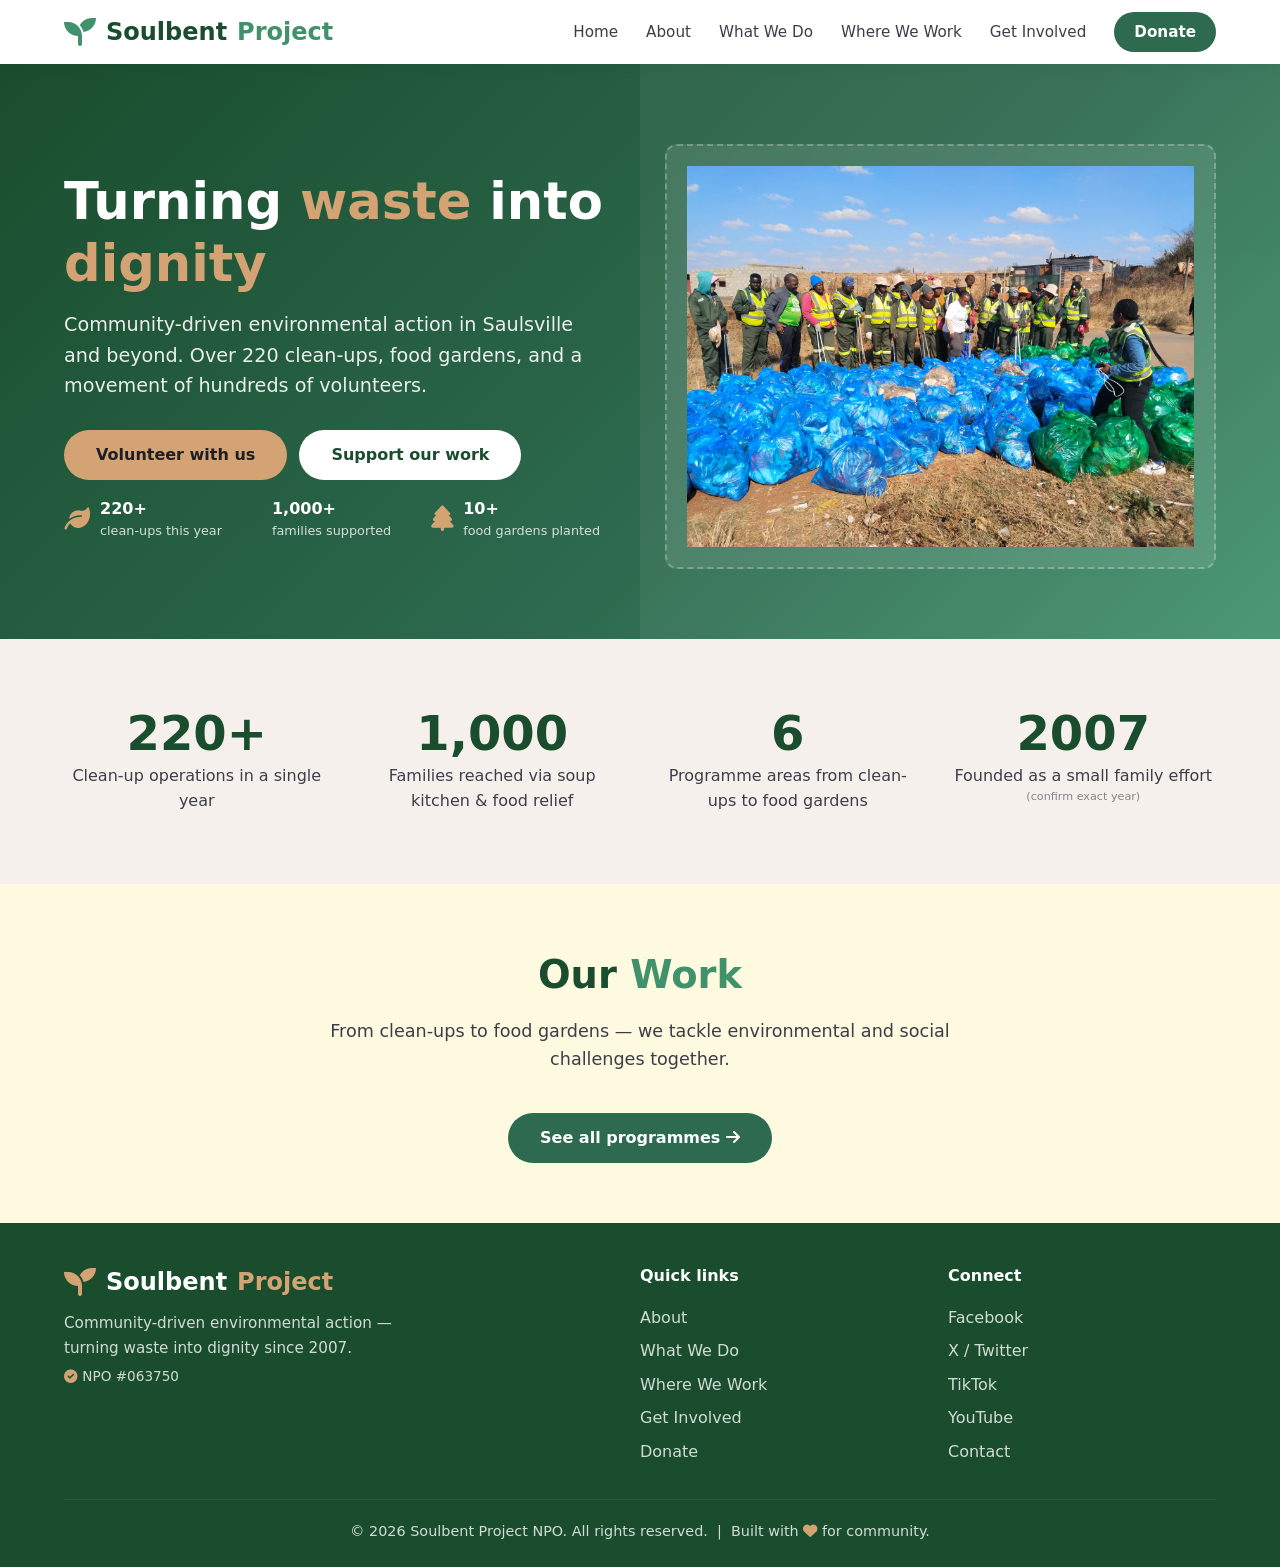
<file: index.html>
<!doctype html>
<html lang="en">
  <head>
    <meta charset="UTF-8" />
    <meta name="viewport" content="width=device-width, initial-scale=1.0" />
    <title>Soulbent Project — Home</title>
    <link rel="stylesheet" href="style.css" />
    <link
      rel="stylesheet"
      href="https://cdnjs.cloudflare.com/ajax/libs/font-awesome/6.0.0-beta3/css/all.min.css"
    />
  </head>
  <body>
    <!-- ===== HEADER ===== -->
    <header>
      <div class="container header-inner">
        <div class="logo">
          <i class="fas fa-seedling"></i>
          Soulbent<span>Project</span>
        </div>
        <button class="hamburger" id="hamburger" aria-label="Toggle navigation">
          <i class="fas fa-bars"></i>
        </button>
        <nav id="nav">
          <a href="index.html" class="active">Home</a>
          <a href="about.html">About</a>
          <a href="programs.html">What We Do</a>
          <a href="where.html">Where We Work</a>
          <a href="get-involved.html">Get Involved</a>
          <a href="donate.html" class="nav-cta">Donate</a>
        </nav>
      </div>
    </header>

    <!-- ===== HERO ===== -->
    <section class="hero" id="home">
      <div class="container">
        <div class="hero-content">
          <h1>Turning <span>waste</span> into <span>dignity</span></h1>
          <p>
            Community-driven environmental action in Saulsville and beyond. Over
            220 clean-ups, food gardens, and a movement of hundreds of
            volunteers.
          </p>
          <div style="display: flex; flex-wrap: wrap; gap: 12px">
            <a href="get-involved.html" class="btn btn-gold"
              >Volunteer with us</a
            >
            <a href="donate.html" class="btn btn-white">Support our work</a>
          </div>
          <div class="hero-badges">
            <div class="badge">
              <i class="fas fa-leaf"></i>
              <div>220+ <small>clean-ups this year</small></div>
            </div>
            <div class="badge">
              <i class="fas fa-people-group"></i>
              <div>1,000+ <small>families supported</small></div>
            </div>
            <div class="badge">
              <i class="fas fa-tree"></i>
              <div>10+ <small>food gardens planted</small></div>
            </div>
          </div>
        </div>
        <div class="hero-image">
          <img
            src="images/hero-volunteers.jpeg"
            alt="Soulbent volunteers cleaning up a riverbank"
          />
        </div>
      </div>
    </section>

    <!-- ===== STATS ===== -->
    <section class="stats">
      <div class="container">
        <div class="stats-grid">
          <div class="stat-item">
            <div class="number">220+</div>
            <div class="label">Clean-up operations in a single year</div>
          </div>
          <div class="stat-item">
            <div class="number">1,000</div>
            <div class="label">
              Families reached via soup kitchen &amp; food relief
            </div>
          </div>
          <div class="stat-item">
            <div class="number">6</div>
            <div class="label">
              Programme areas from clean-ups to food gardens
            </div>
          </div>
          <div class="stat-item">
            <div class="number">2007</div>
            <div class="label">
              Founded as a small family effort
              <span style="font-size: 0.7rem; display: block; opacity: 0.6"
                >(confirm exact year)</span
              >
            </div>
          </div>
        </div>
      </div>
    </section>

    <!-- ===== QUICK PREVIEW OF PROGRAMS ===== -->
    <section style="background: var(--cream); padding: 60px 0">
      <div class="container text-center">
        <h2 class="section-title">Our <span>Work</span></h2>
        <p class="section-sub mx-auto">
          From clean-ups to food gardens — we tackle environmental and social
          challenges together.
        </p>
        <a href="programs.html" class="btn btn-primary"
          >See all programmes <i class="fas fa-arrow-right"></i
        ></a>
      </div>
    </section>

    <!-- ===== FOOTER ===== -->
    <footer>
      <div class="container">
        <div class="footer-grid">
          <div>
            <div class="logo" style="color: var(--white)">
              <i class="fas fa-seedling"></i>
              Soulbent<span style="color: var(--gold)">Project</span>
            </div>
            <p style="margin-top: 10px">
              Community-driven environmental action — turning waste into dignity
              since 2007.
            </p>
            <p style="margin-top: 6px; font-size: 0.85rem">
              <i class="fas fa-check-circle" style="color: var(--gold)"></i> NPO
              #063750
            </p>
          </div>
          <div>
            <h4>Quick links</h4>
            <ul>
              <li><a href="about.html">About</a></li>
              <li><a href="programs.html">What We Do</a></li>
              <li><a href="where.html">Where We Work</a></li>
              <li><a href="get-involved.html">Get Involved</a></li>
              <li><a href="donate.html">Donate</a></li>
            </ul>
          </div>
          <div>
            <h4>Connect</h4>
            <ul>
              <li>
                <a
                  href="https://facebook.com/Soulbentprojectrecycling/"
                  target="_blank"
                  >Facebook</a
                >
              </li>
              <li>
                <a href="https://twitter.com/SoulbentProject" target="_blank"
                  >X / Twitter</a
                >
              </li>
              <li>
                <a href="https://tiktok.com/@soulbent_project" target="_blank"
                  >TikTok</a
                >
              </li>
              <li><a href="#" target="_blank">YouTube</a></li>
              <li><a href="contact.html">Contact</a></li>
            </ul>
          </div>
        </div>
        <div class="footer-bottom">
          &copy; 2026 Soulbent Project NPO. All rights reserved. &nbsp;|&nbsp;
          Built with <i class="fas fa-heart" style="color: var(--gold)"></i> for
          community.
        </div>
      </div>
    </footer>

    <script src="script.js"></script>
  </body>
</html>
</file>
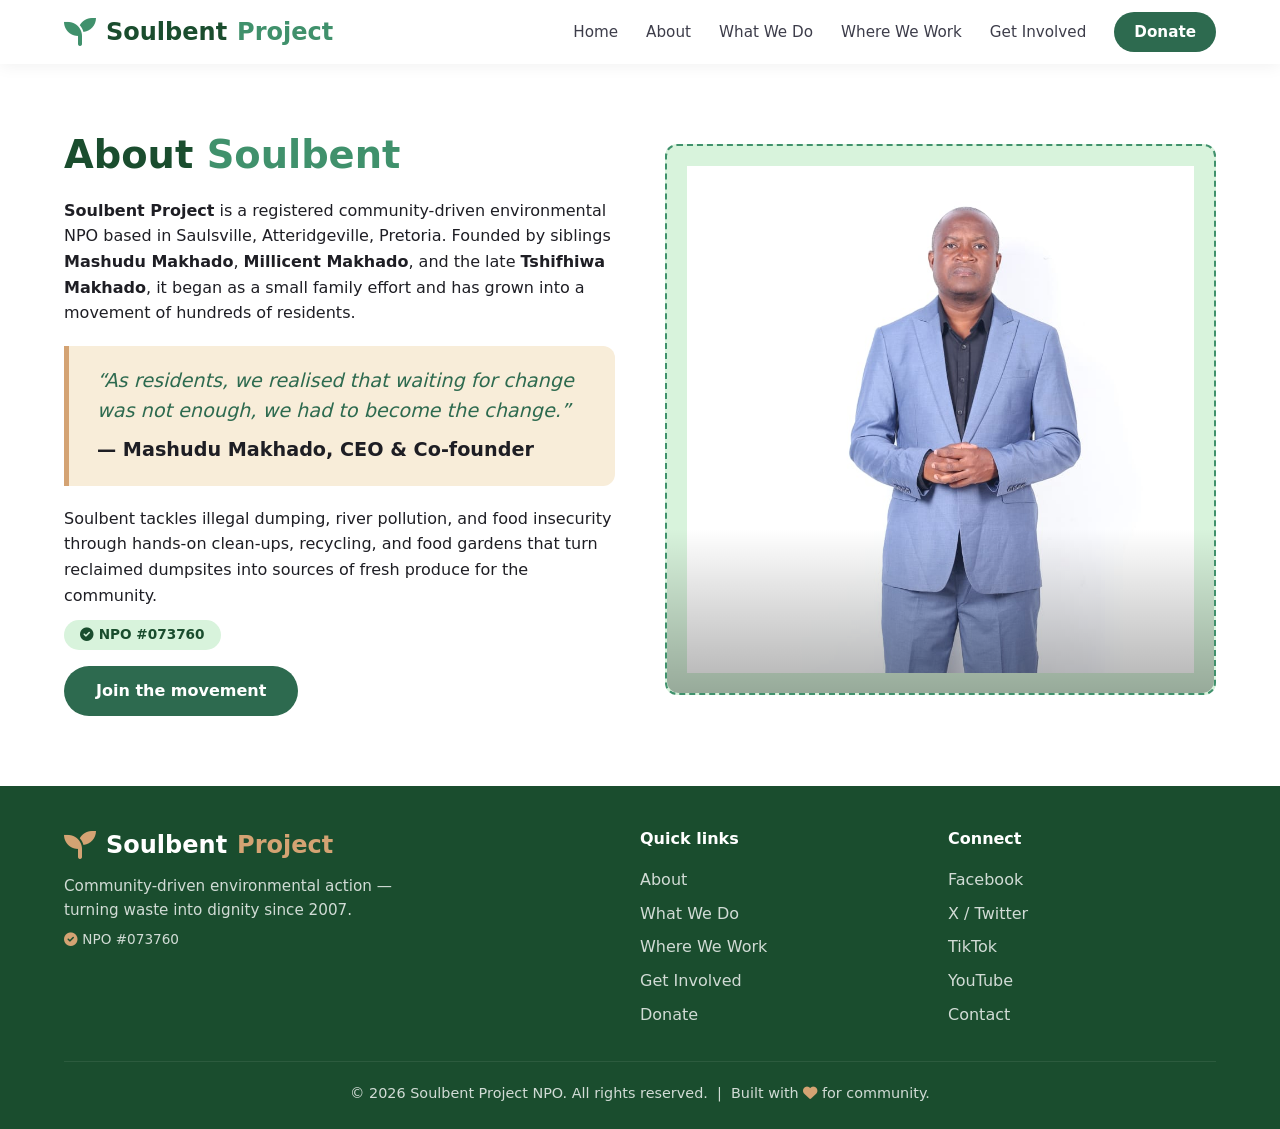
<file: about.html>
<!doctype html>
<html lang="en">
  <head>
    <meta charset="UTF-8" />
    <meta name="viewport" content="width=device-width, initial-scale=1.0" />
    <title>About — Soulbent Project</title>
    <link rel="stylesheet" href="style.css" />
    <link
      rel="stylesheet"
      href="https://cdnjs.cloudflare.com/ajax/libs/font-awesome/6.0.0-beta3/css/all.min.css"
    />
  </head>
  <body>
    <header>
      <div class="container header-inner">
        <div class="logo">
          <i class="fas fa-seedling"></i>
          Soulbent<span>Project</span>
        </div>
        <button class="hamburger" id="hamburger" aria-label="Toggle navigation">
          <i class="fas fa-bars"></i>
        </button>
        <nav id="nav">
          <a href="index.html">Home</a>
          <a href="about.html" class="active">About</a>
          <a href="programs.html">What We Do</a>
          <a href="where.html">Where We Work</a>
          <a href="get-involved.html">Get Involved</a>
          <a href="donate.html" class="nav-cta">Donate</a>
        </nav>
      </div>
    </header>

    <section style="padding-top: 60px">
      <div class="container">
        <div class="about-grid">
          <div class="about-text">
            <h2 class="section-title">About <span>Soulbent</span></h2>
            <p style="margin-bottom: 12px">
              <strong>Soulbent Project</strong> is a registered community-driven
              environmental NPO based in Saulsville, Atteridgeville, Pretoria.
              Founded by siblings <strong>Mashudu Makhado</strong>,
              <strong>Millicent Makhado</strong>, and the late
              <strong>Tshifhiwa Makhado</strong>, it began as a small family
              effort and has grown into a movement of hundreds of residents.
            </p>
            <blockquote>
              “As residents, we realised that waiting for change was not enough,
              we had to become the change.”
              <cite>— Mashudu Makhado, CEO &amp; Co-founder</cite>
            </blockquote>
            <p>
              Soulbent tackles illegal dumping, river pollution, and food
              insecurity through hands-on clean-ups, recycling, and food gardens
              that turn reclaimed dumpsites into sources of fresh produce for
              the community.
            </p>
            <span class="npo-badge"
              ><i class="fas fa-check-circle"></i> NPO #073760</span
            >
            <div style="margin-top: 16px">
              <a href="get-involved.html" class="btn btn-primary"
                >Join the movement</a
              >
            </div>
          </div>
          <div class="about-image">
            <img
              src="images/mashudu-ceo.jpeg"
              alt="Mashudu Makhado, CEO and Co-founder of Soulbent Project"
            />
          </div>
        </div>
      </div>
    </section>

    <footer>
      <div class="container">
        <div class="footer-grid">
          <div>
            <div class="logo" style="color: var(--white)">
              <i class="fas fa-seedling"></i>
              Soulbent<span style="color: var(--gold)">Project</span>
            </div>
            <p style="margin-top: 10px">
              Community-driven environmental action — turning waste into dignity
              since 2007.
            </p>
            <p style="margin-top: 6px; font-size: 0.85rem">
              <i class="fas fa-check-circle" style="color: var(--gold)"></i> NPO
              #073760
            </p>
          </div>
          <div>
            <h4>Quick links</h4>
            <ul>
              <li><a href="about.html">About</a></li>
              <li><a href="programs.html">What We Do</a></li>
              <li><a href="where.html">Where We Work</a></li>
              <li><a href="get-involved.html">Get Involved</a></li>
              <li><a href="donate.html">Donate</a></li>
            </ul>
          </div>
          <div>
            <h4>Connect</h4>
            <ul>
              <li>
                <a
                  href="https://facebook.com/Soulbentprojectrecycling/"
                  target="_blank"
                  >Facebook</a
                >
              </li>
              <li>
                <a href="https://twitter.com/SoulbentProject" target="_blank"
                  >X / Twitter</a
                >
              </li>
              <li>
                <a href="https://tiktok.com/@soulbent_project" target="_blank"
                  >TikTok</a
                >
              </li>
              <li><a href="#" target="_blank">YouTube</a></li>
              <li><a href="contact.html">Contact</a></li>
            </ul>
          </div>
        </div>
        <div class="footer-bottom">
          &copy; 2026 Soulbent Project NPO. All rights reserved. &nbsp;|&nbsp;
          Built with <i class="fas fa-heart" style="color: var(--gold)"></i> for
          community.
        </div>
      </div>
    </footer>

    <script src="script.js"></script>
  </body>
</html>
</file>
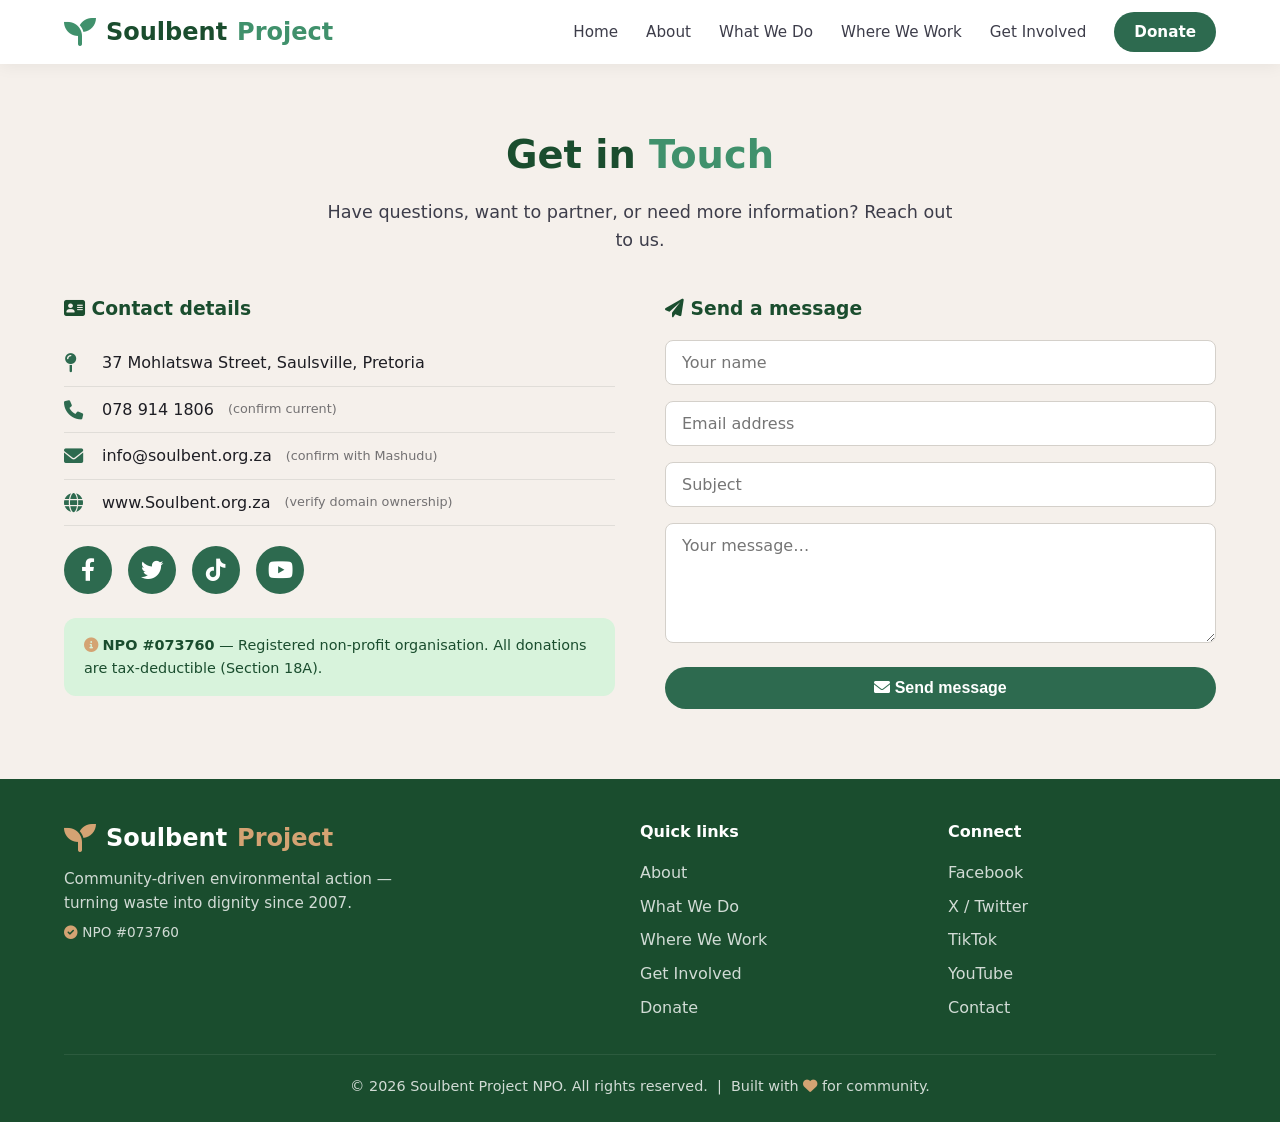
<file: contact.html>
<!DOCTYPE html>
<html lang="en">
<head>
    <meta charset="UTF-8" />
    <meta name="viewport" content="width=device-width, initial-scale=1.0" />
    <title>Contact — Soulbent Project</title>
    <link rel="stylesheet" href="style.css" />
    <link rel="stylesheet" href="https://cdnjs.cloudflare.com/ajax/libs/font-awesome/6.0.0-beta3/css/all.min.css" />
</head>
<body>

    <header>
        <div class="container header-inner">
            <div class="logo">
                <i class="fas fa-seedling"></i>
                Soulbent<span>Project</span>
            </div>
            <button class="hamburger" id="hamburger" aria-label="Toggle navigation">
                <i class="fas fa-bars"></i>
            </button>
            <nav id="nav">
                <a href="index.html">Home</a>
                <a href="about.html">About</a>
                <a href="programs.html">What We Do</a>
                <a href="where.html">Where We Work</a>
                <a href="get-involved.html">Get Involved</a>
                <a href="donate.html" class="nav-cta">Donate</a>
            </nav>
        </div>
    </header>

    <section class="contact" style="padding-top:60px;">
        <div class="container">
            <div class="text-center">
                <h2 class="section-title">Get in <span>Touch</span></h2>
                <p class="section-sub mx-auto">
                    Have questions, want to partner, or need more information? Reach out to us.
                </p>
            </div>
            <div class="contact-grid">
                <div>
                    <h3 style="color:var(--green-dark); margin-bottom:16px;">
                        <i class="fas fa-address-card"></i> Contact details
                    </h3>
                    <div class="contact-details">
                        <p><i class="fas fa-map-pin"></i> 37 Mohlatswa Street, Saulsville, Pretoria</p>
                        <p><i class="fas fa-phone"></i> 078 914 1806 <span style="font-size:0.8rem; opacity:0.6;">(confirm current)</span></p>
                        <p><i class="fas fa-envelope"></i> info@soulbent.org.za <span style="font-size:0.8rem; opacity:0.6;">(confirm with Mashudu)</span></p>
                        <p><i class="fas fa-globe"></i> www.Soulbent.org.za <span style="font-size:0.8rem; opacity:0.6;">(verify domain ownership)</span></p>
                    </div>
                    <div class="social-links">
                        <a href="https://facebook.com/Soulbentprojectrecycling/" target="_blank" aria-label="Facebook"><i class="fab fa-facebook-f"></i></a>
                        <a href="https://twitter.com/SoulbentProject" target="_blank" aria-label="X / Twitter"><i class="fab fa-twitter"></i></a>
                        <a href="https://tiktok.com/@soulbent_project" target="_blank" aria-label="TikTok"><i class="fab fa-tiktok"></i></a>
                        <a href="#" target="_blank" aria-label="YouTube"><i class="fab fa-youtube"></i></a>
                    </div>
                    <div style="margin-top:24px; background:var(--green-pale); padding:16px 20px; border-radius:var(--radius);">
                        <p style="font-size:0.9rem; color:var(--green-dark);">
                            <i class="fas fa-info-circle" style="color:var(--gold);"></i>
                            <strong>NPO #073760</strong> — Registered non-profit organisation.
                            All donations are tax-deductible (Section 18A).
                        </p>
                    </div>
                </div>
                <div>
                    <h3 style="color:var(--green-dark); margin-bottom:16px;">
                        <i class="fas fa-paper-plane"></i> Send a message
                    </h3>
                    <form class="contact-form" id="contactForm">
                        <input type="text" placeholder="Your name" required />
                        <input type="email" placeholder="Email address" required />
                        <input type="text" placeholder="Subject" />
                        <textarea placeholder="Your message…"></textarea>
                        <button type="submit" class="btn btn-primary" style="width:100%;">
                            <i class="fas fa-envelope"></i> Send message
                        </button>
                    </form>
                </div>
            </div>
        </div>
    </section>

    <footer>
        <div class="container">
            <div class="footer-grid">
                <div>
                    <div class="logo" style="color:var(--white);">
                        <i class="fas fa-seedling"></i>
                        Soulbent<span style="color:var(--gold);">Project</span>
                    </div>
                    <p style="margin-top:10px;">Community-driven environmental action — turning waste into dignity since 2007.</p>
                    <p style="margin-top:6px; font-size:0.85rem;"><i class="fas fa-check-circle" style="color:var(--gold);"></i> NPO #073760</p>
                </div>
                <div>
                    <h4>Quick links</h4>
                    <ul>
                        <li><a href="about.html">About</a></li>
                        <li><a href="programs.html">What We Do</a></li>
                        <li><a href="where.html">Where We Work</a></li>
                        <li><a href="get-involved.html">Get Involved</a></li>
                        <li><a href="donate.html">Donate</a></li>
                    </ul>
                </div>
                <div>
                    <h4>Connect</h4>
                    <ul>
                        <li><a href="https://facebook.com/Soulbentprojectrecycling/" target="_blank">Facebook</a></li>
                        <li><a href="https://twitter.com/SoulbentProject" target="_blank">X / Twitter</a></li>
                        <li><a href="https://tiktok.com/@soulbent_project" target="_blank">TikTok</a></li>
                        <li><a href="#" target="_blank">YouTube</a></li>
                        <li><a href="contact.html">Contact</a></li>
                    </ul>
                </div>
            </div>
            <div class="footer-bottom">
                &copy; 2026 Soulbent Project NPO. All rights reserved. &nbsp;|&nbsp;
                Built with <i class="fas fa-heart" style="color:var(--gold);"></i> for community.
            </div>
        </div>
    </footer>

    <script src="script.js"></script>
</body>
</html>
</file>
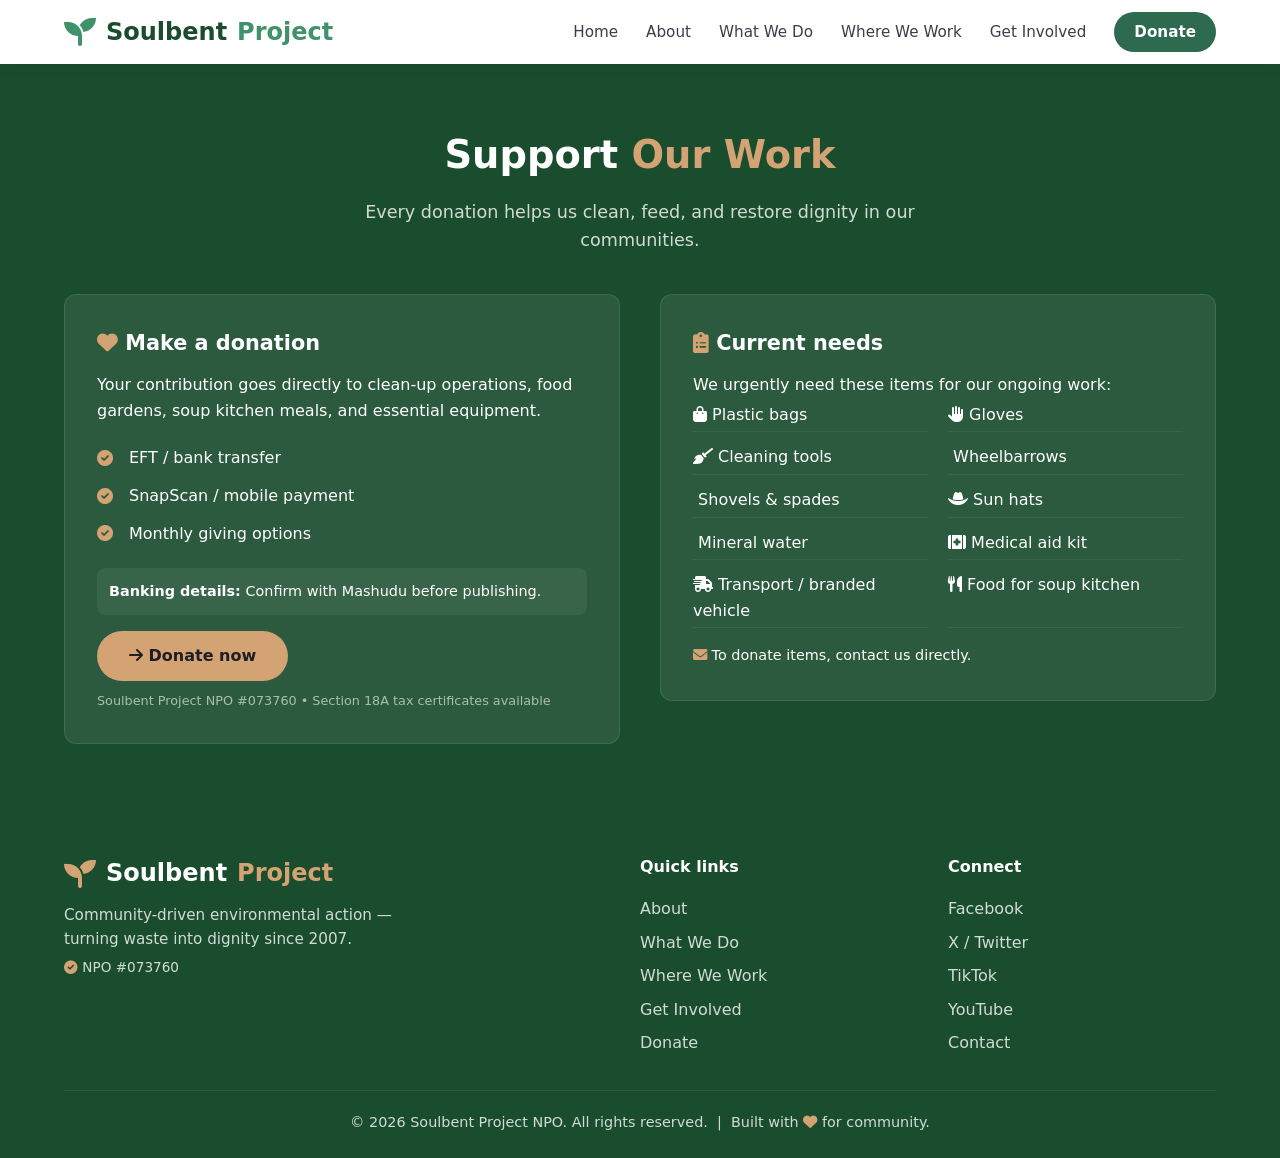
<file: donate.html>
<!DOCTYPE html>
<html lang="en">
<head>
    <meta charset="UTF-8" />
    <meta name="viewport" content="width=device-width, initial-scale=1.0" />
    <title>Donate — Soulbent Project</title>
    <link rel="stylesheet" href="style.css" />
    <link rel="stylesheet" href="https://cdnjs.cloudflare.com/ajax/libs/font-awesome/6.0.0-beta3/css/all.min.css" />
</head>
<body>

    <header>
        <div class="container header-inner">
            <div class="logo">
                <i class="fas fa-seedling"></i>
                Soulbent<span>Project</span>
            </div>
            <button class="hamburger" id="hamburger" aria-label="Toggle navigation">
                <i class="fas fa-bars"></i>
            </button>
            <nav id="nav">
                <a href="index.html">Home</a>
                <a href="about.html">About</a>
                <a href="programs.html">What We Do</a>
                <a href="where.html">Where We Work</a>
                <a href="get-involved.html">Get Involved</a>
                <a href="donate.html" class="nav-cta">Donate</a>
            </nav>
        </div>
    </header>

    <section class="donate" style="padding-top:60px;">
        <div class="container">
            <div class="text-center">
                <h2 class="section-title">Support <span style="color:var(--gold);">Our Work</span></h2>
                <p class="section-sub mx-auto" style="color:rgba(255,255,255,0.8);">
                    Every donation helps us clean, feed, and restore dignity in our communities.
                </p>
            </div>
            <div class="donate-grid">
                <div class="donate-card">
                    <h3><i class="fas fa-heart" style="color:var(--gold);"></i> Make a donation</h3>
                    <p style="margin-bottom:16px;">
                        Your contribution goes directly to clean-up operations, food gardens,
                        soup kitchen meals, and essential equipment.
                    </p>
                    <ul>
                        <li><i class="fas fa-check-circle"></i> EFT / bank transfer</li>
                        <li><i class="fas fa-check-circle"></i> SnapScan / mobile payment</li>
                        <li><i class="fas fa-check-circle"></i> Monthly giving options</li>
                    </ul>
                    <p style="margin-top:16px; font-size:0.9rem; background:rgba(255,255,255,0.06); padding:12px; border-radius:8px;">
                        <strong>Banking details:</strong> Confirm with Mashudu before publishing.
                    </p>
                    <a href="#" class="btn btn-gold" style="display:inline-block;">
                        <i class="fas fa-arrow-right"></i> Donate now
                    </a>
                    <p style="font-size:0.8rem; opacity:0.6; margin-top:10px;">
                        Soulbent Project NPO #073760 • Section 18A tax certificates available
                    </p>
                </div>
                <div class="donate-card">
                    <h3><i class="fas fa-clipboard-list" style="color:var(--gold);"></i> Current needs</h3>
                    <p>We urgently need these items for our ongoing work:</p>
                    <div class="wishlist-grid">
                        <span><i class="fas fa-bag-shopping"></i> Plastic bags</span>
                        <span><i class="fas fa-hand"></i> Gloves</span>
                        <span><i class="fas fa-broom"></i> Cleaning tools</span>
                        <span><i class="fas fa-wheelbarrow"></i> Wheelbarrows</span>
                        <span><i class="fas fa-shovel"></i> Shovels &amp; spades</span>
                        <span><i class="fas fa-hat-cowboy"></i> Sun hats</span>
                        <span><i class="fas fa-bottle-water"></i> Mineral water</span>
                        <span><i class="fas fa-kit-medical"></i> Medical aid kit</span>
                        <span><i class="fas fa-truck-fast"></i> Transport / branded vehicle</span>
                        <span><i class="fas fa-utensils"></i> Food for soup kitchen</span>
                    </div>
                    <p style="margin-top:16px; font-size:0.9rem;">
                        <i class="fas fa-envelope" style="color:var(--gold);"></i>
                        To donate items, contact us directly.
                    </p>
                </div>
            </div>
        </div>
    </section>

    <footer>
        <div class="container">
            <div class="footer-grid">
                <div>
                    <div class="logo" style="color:var(--white);">
                        <i class="fas fa-seedling"></i>
                        Soulbent<span style="color:var(--gold);">Project</span>
                    </div>
                    <p style="margin-top:10px;">Community-driven environmental action — turning waste into dignity since 2007.</p>
                    <p style="margin-top:6px; font-size:0.85rem;"><i class="fas fa-check-circle" style="color:var(--gold);"></i> NPO #073760</p>
                </div>
                <div>
                    <h4>Quick links</h4>
                    <ul>
                        <li><a href="about.html">About</a></li>
                        <li><a href="programs.html">What We Do</a></li>
                        <li><a href="where.html">Where We Work</a></li>
                        <li><a href="get-involved.html">Get Involved</a></li>
                        <li><a href="donate.html">Donate</a></li>
                    </ul>
                </div>
                <div>
                    <h4>Connect</h4>
                    <ul>
                        <li><a href="https://facebook.com/Soulbentprojectrecycling/" target="_blank">Facebook</a></li>
                        <li><a href="https://twitter.com/SoulbentProject" target="_blank">X / Twitter</a></li>
                        <li><a href="https://tiktok.com/@soulbent_project" target="_blank">TikTok</a></li>
                        <li><a href="#" target="_blank">YouTube</a></li>
                        <li><a href="contact.html">Contact</a></li>
                    </ul>
                </div>
            </div>
            <div class="footer-bottom">
                &copy; 2026 Soulbent Project NPO. All rights reserved. &nbsp;|&nbsp;
                Built with <i class="fas fa-heart" style="color:var(--gold);"></i> for community.
            </div>
        </div>
    </footer>

    <script src="script.js"></script>
</body>
</html>
</file>
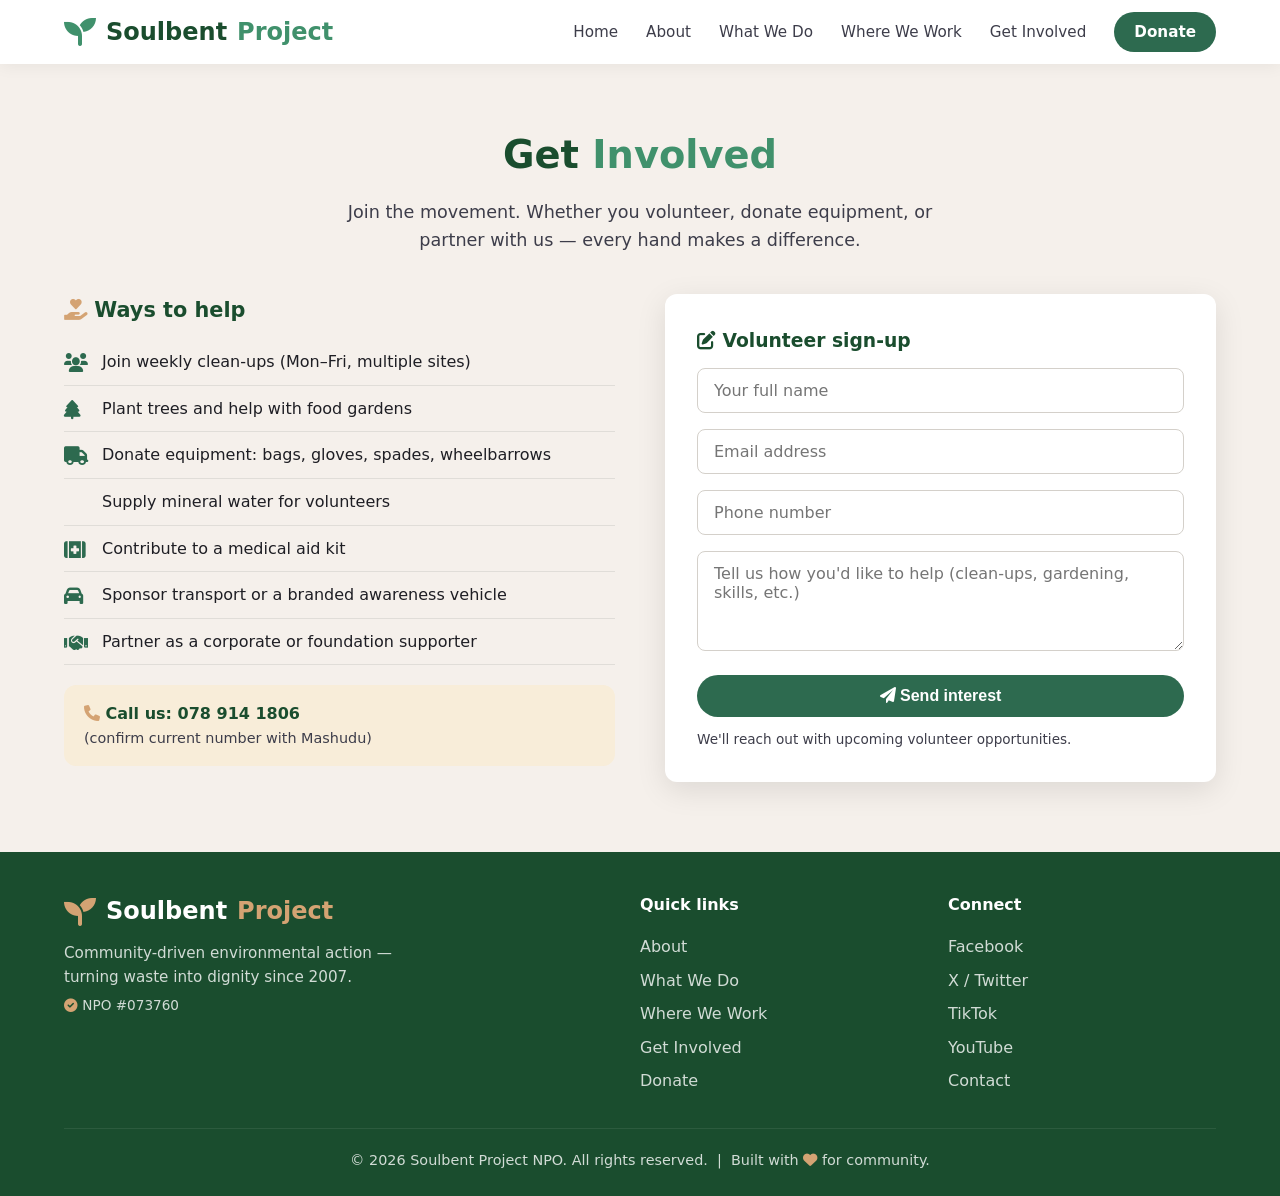
<file: get-involved.html>
<!DOCTYPE html>
<html lang="en">
<head>
    <meta charset="UTF-8" />
    <meta name="viewport" content="width=device-width, initial-scale=1.0" />
    <title>Get Involved — Soulbent Project</title>
    <link rel="stylesheet" href="style.css" />
    <link rel="stylesheet" href="https://cdnjs.cloudflare.com/ajax/libs/font-awesome/6.0.0-beta3/css/all.min.css" />
</head>
<body>

    <header>
        <div class="container header-inner">
            <div class="logo">
                <i class="fas fa-seedling"></i>
                Soulbent<span>Project</span>
            </div>
            <button class="hamburger" id="hamburger" aria-label="Toggle navigation">
                <i class="fas fa-bars"></i>
            </button>
            <nav id="nav">
                <a href="index.html">Home</a>
                <a href="about.html">About</a>
                <a href="programs.html">What We Do</a>
                <a href="where.html">Where We Work</a>
                <a href="get-involved.html" class="active">Get Involved</a>
                <a href="donate.html" class="nav-cta">Donate</a>
            </nav>
        </div>
    </header>

    <section class="involved" style="padding-top:60px;">
        <div class="container">
            <div class="text-center">
                <h2 class="section-title">Get <span>Involved</span></h2>
                <p class="section-sub mx-auto">
                    Join the movement. Whether you volunteer, donate equipment, or partner with us —
                    every hand makes a difference.
                </p>
            </div>
            <div class="involved-grid">
                <div>
                    <h3 style="font-size:1.3rem; color:var(--green-dark); margin-bottom:12px;">
                        <i class="fas fa-hand-holding-heart" style="color:var(--gold);"></i>
                        Ways to help
                    </h3>
                    <ul class="involved-list">
                        <li><i class="fas fa-users"></i> Join weekly clean-ups (Mon–Fri, multiple sites)</li>
                        <li><i class="fas fa-tree"></i> Plant trees and help with food gardens</li>
                        <li><i class="fas fa-truck"></i> Donate equipment: bags, gloves, spades, wheelbarrows</li>
                        <li><i class="fas fa-bottle-water"></i> Supply mineral water for volunteers</li>
                        <li><i class="fas fa-first-aid"></i> Contribute to a medical aid kit</li>
                        <li><i class="fas fa-car"></i> Sponsor transport or a branded awareness vehicle</li>
                        <li><i class="fas fa-handshake"></i> Partner as a corporate or foundation supporter</li>
                    </ul>
                    <div style="margin-top:20px; background:var(--gold-light); padding:16px 20px; border-radius:var(--radius);">
                        <p style="font-weight:600; color:var(--green-dark);">
                            <i class="fas fa-phone" style="color:var(--gold);"></i>
                            Call us: <strong>078 914 1806</strong>
                            <span style="display:block; font-weight:400; font-size:0.9rem; color:var(--text-mid);">
                                (confirm current number with Mashudu)
                            </span>
                        </p>
                    </div>
                </div>
                <div class="volunteer-form">
                    <h3 style="color:var(--green-dark); margin-bottom:12px;">
                        <i class="fas fa-pen-to-square"></i> Volunteer sign-up
                    </h3>
                    <form id="volunteerForm">
                        <input type="text" placeholder="Your full name" required />
                        <input type="email" placeholder="Email address" required />
                        <input type="tel" placeholder="Phone number" />
                        <textarea placeholder="Tell us how you'd like to help (clean-ups, gardening, skills, etc.)"></textarea>
                        <button type="submit" class="btn btn-primary" style="width:100%;">
                            <i class="fas fa-paper-plane"></i> Send interest
                        </button>
                    </form>
                    <p style="font-size:0.85rem; color:var(--text-mid); margin-top:12px;">
                        We'll reach out with upcoming volunteer opportunities.
                    </p>
                </div>
            </div>
        </div>
    </section>

    <footer>
        <div class="container">
            <div class="footer-grid">
                <div>
                    <div class="logo" style="color:var(--white);">
                        <i class="fas fa-seedling"></i>
                        Soulbent<span style="color:var(--gold);">Project</span>
                    </div>
                    <p style="margin-top:10px;">Community-driven environmental action — turning waste into dignity since 2007.</p>
                    <p style="margin-top:6px; font-size:0.85rem;"><i class="fas fa-check-circle" style="color:var(--gold);"></i> NPO #073760</p>
                </div>
                <div>
                    <h4>Quick links</h4>
                    <ul>
                        <li><a href="about.html">About</a></li>
                        <li><a href="programs.html">What We Do</a></li>
                        <li><a href="where.html">Where We Work</a></li>
                        <li><a href="get-involved.html">Get Involved</a></li>
                        <li><a href="donate.html">Donate</a></li>
                    </ul>
                </div>
                <div>
                    <h4>Connect</h4>
                    <ul>
                        <li><a href="https://facebook.com/Soulbentprojectrecycling/" target="_blank">Facebook</a></li>
                        <li><a href="https://twitter.com/SoulbentProject" target="_blank">X / Twitter</a></li>
                        <li><a href="https://tiktok.com/@soulbent_project" target="_blank">TikTok</a></li>
                        <li><a href="#" target="_blank">YouTube</a></li>
                        <li><a href="contact.html">Contact</a></li>
                    </ul>
                </div>
            </div>
            <div class="footer-bottom">
                &copy; 2026 Soulbent Project NPO. All rights reserved. &nbsp;|&nbsp;
                Built with <i class="fas fa-heart" style="color:var(--gold);"></i> for community.
            </div>
        </div>
    </footer>

    <script src="script.js"></script>
</body>
</html>
</file>
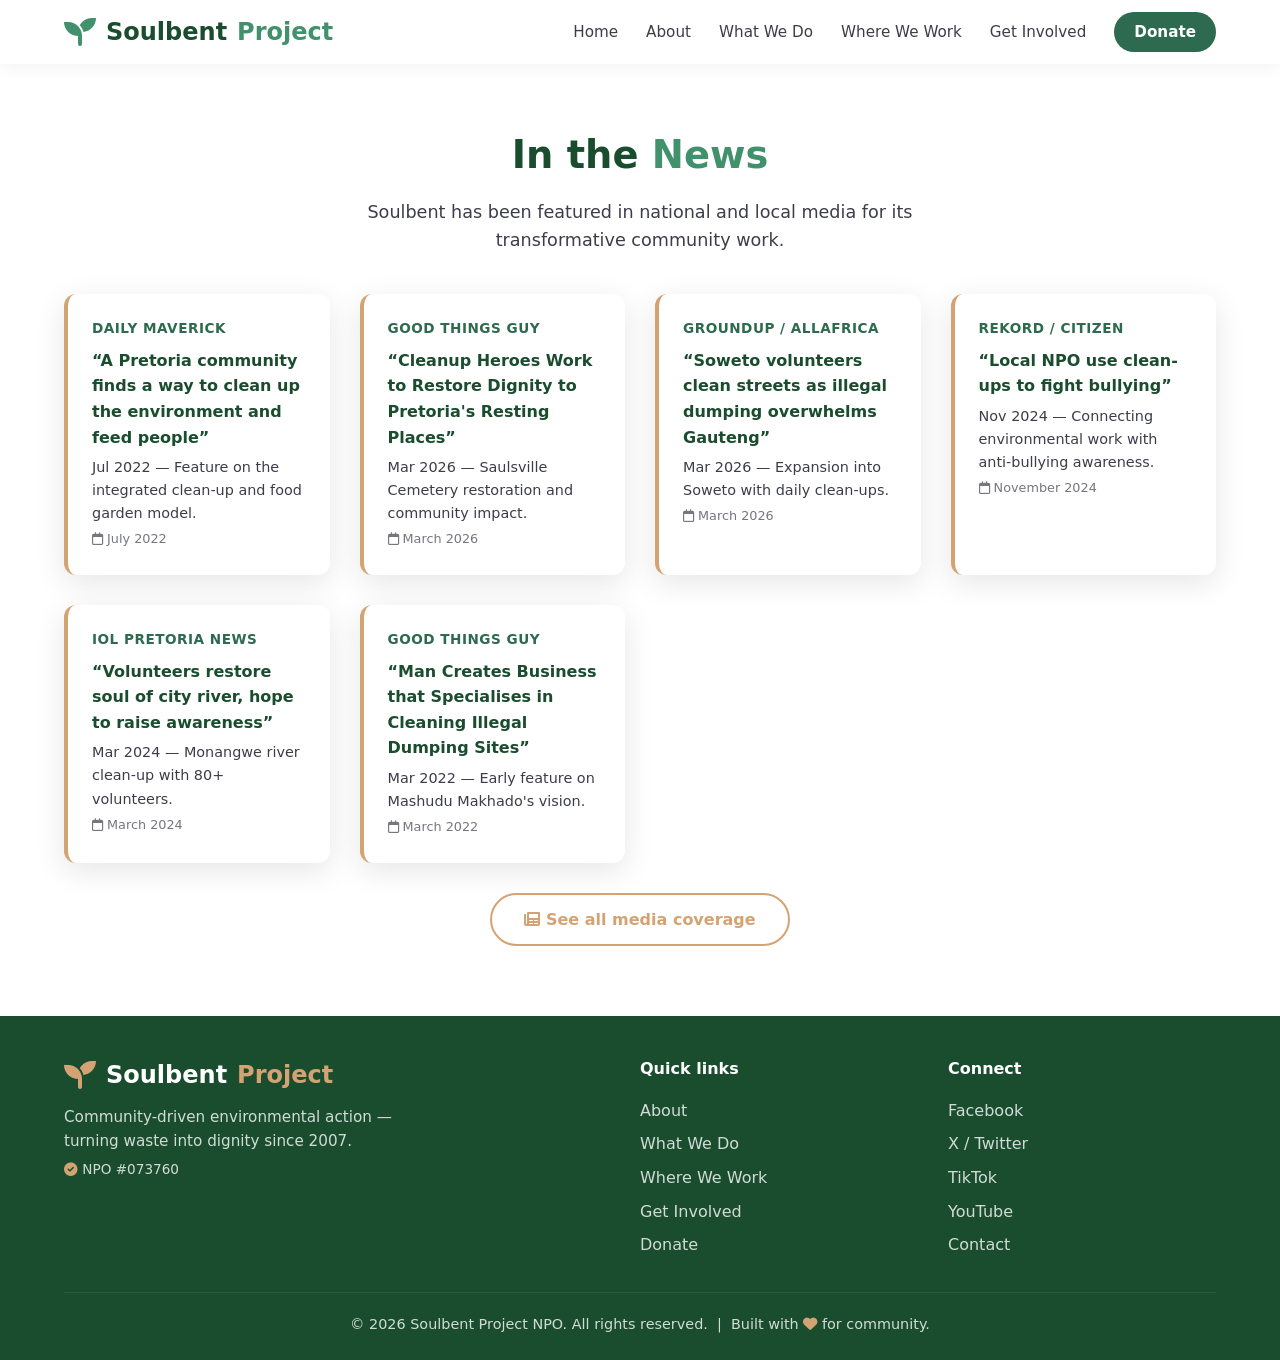
<file: news.html>
<!DOCTYPE html>
<html lang="en">
<head>
    <meta charset="UTF-8" />
    <meta name="viewport" content="width=device-width, initial-scale=1.0" />
    <title>News — Soulbent Project</title>
    <link rel="stylesheet" href="style.css" />
    <link rel="stylesheet" href="https://cdnjs.cloudflare.com/ajax/libs/font-awesome/6.0.0-beta3/css/all.min.css" />
</head>
<body>

    <header>
        <div class="container header-inner">
            <div class="logo">
                <i class="fas fa-seedling"></i>
                Soulbent<span>Project</span>
            </div>
            <button class="hamburger" id="hamburger" aria-label="Toggle navigation">
                <i class="fas fa-bars"></i>
            </button>
            <nav id="nav">
                <a href="index.html">Home</a>
                <a href="about.html">About</a>
                <a href="programs.html">What We Do</a>
                <a href="where.html">Where We Work</a>
                <a href="get-involved.html">Get Involved</a>
                <a href="donate.html" class="nav-cta">Donate</a>
            </nav>
        </div>
    </header>

    <section style="padding-top:60px;">
        <div class="container">
            <div class="text-center">
                <h2 class="section-title">In the <span>News</span></h2>
                <p class="section-sub mx-auto">
                    Soulbent has been featured in national and local media for its
                    transformative community work.
                </p>
            </div>
            <div class="news-grid">
                <div class="news-card">
                    <div class="source">Daily Maverick</div>
                    <h4>“A Pretoria community finds a way to clean up the environment and feed people”</h4>
                    <p>Jul 2022 — Feature on the integrated clean-up and food garden model.</p>
                    <span class="date"><i class="far fa-calendar"></i> July 2022</span>
                </div>
                <div class="news-card">
                    <div class="source">Good Things Guy</div>
                    <h4>“Cleanup Heroes Work to Restore Dignity to Pretoria's Resting Places”</h4>
                    <p>Mar 2026 — Saulsville Cemetery restoration and community impact.</p>
                    <span class="date"><i class="far fa-calendar"></i> March 2026</span>
                </div>
                <div class="news-card">
                    <div class="source">GroundUp / allAfrica</div>
                    <h4>“Soweto volunteers clean streets as illegal dumping overwhelms Gauteng”</h4>
                    <p>Mar 2026 — Expansion into Soweto with daily clean-ups.</p>
                    <span class="date"><i class="far fa-calendar"></i> March 2026</span>
                </div>
                <div class="news-card">
                    <div class="source">Rekord / Citizen</div>
                    <h4>“Local NPO use clean-ups to fight bullying”</h4>
                    <p>Nov 2024 — Connecting environmental work with anti-bullying awareness.</p>
                    <span class="date"><i class="far fa-calendar"></i> November 2024</span>
                </div>
                <div class="news-card">
                    <div class="source">IOL Pretoria News</div>
                    <h4>“Volunteers restore soul of city river, hope to raise awareness”</h4>
                    <p>Mar 2024 — Monangwe river clean-up with 80+ volunteers.</p>
                    <span class="date"><i class="far fa-calendar"></i> March 2024</span>
                </div>
                <div class="news-card">
                    <div class="source">Good Things Guy</div>
                    <h4>“Man Creates Business that Specialises in Cleaning Illegal Dumping Sites”</h4>
                    <p>Mar 2022 — Early feature on Mashudu Makhado's vision.</p>
                    <span class="date"><i class="far fa-calendar"></i> March 2022</span>
                </div>
            </div>
            <div style="text-align:center; margin-top:30px;">
                <a href="#" class="btn btn-secondary" style="border-color:var(--gold); color:var(--gold);">
                    <i class="fas fa-newspaper"></i> See all media coverage
                </a>
            </div>
        </div>
    </section>

    <footer>
        <div class="container">
            <div class="footer-grid">
                <div>
                    <div class="logo" style="color:var(--white);">
                        <i class="fas fa-seedling"></i>
                        Soulbent<span style="color:var(--gold);">Project</span>
                    </div>
                    <p style="margin-top:10px;">Community-driven environmental action — turning waste into dignity since 2007.</p>
                    <p style="margin-top:6px; font-size:0.85rem;"><i class="fas fa-check-circle" style="color:var(--gold);"></i> NPO #073760</p>
                </div>
                <div>
                    <h4>Quick links</h4>
                    <ul>
                        <li><a href="about.html">About</a></li>
                        <li><a href="programs.html">What We Do</a></li>
                        <li><a href="where.html">Where We Work</a></li>
                        <li><a href="get-involved.html">Get Involved</a></li>
                        <li><a href="donate.html">Donate</a></li>
                    </ul>
                </div>
                <div>
                    <h4>Connect</h4>
                    <ul>
                        <li><a href="https://facebook.com/Soulbentprojectrecycling/" target="_blank">Facebook</a></li>
                        <li><a href="https://twitter.com/SoulbentProject" target="_blank">X / Twitter</a></li>
                        <li><a href="https://tiktok.com/@soulbent_project" target="_blank">TikTok</a></li>
                        <li><a href="#" target="_blank">YouTube</a></li>
                        <li><a href="contact.html">Contact</a></li>
                    </ul>
                </div>
            </div>
            <div class="footer-bottom">
                &copy; 2026 Soulbent Project NPO. All rights reserved. &nbsp;|&nbsp;
                Built with <i class="fas fa-heart" style="color:var(--gold);"></i> for community.
            </div>
        </div>
    </footer>

    <script src="script.js"></script>
</body>
</html>
</file>
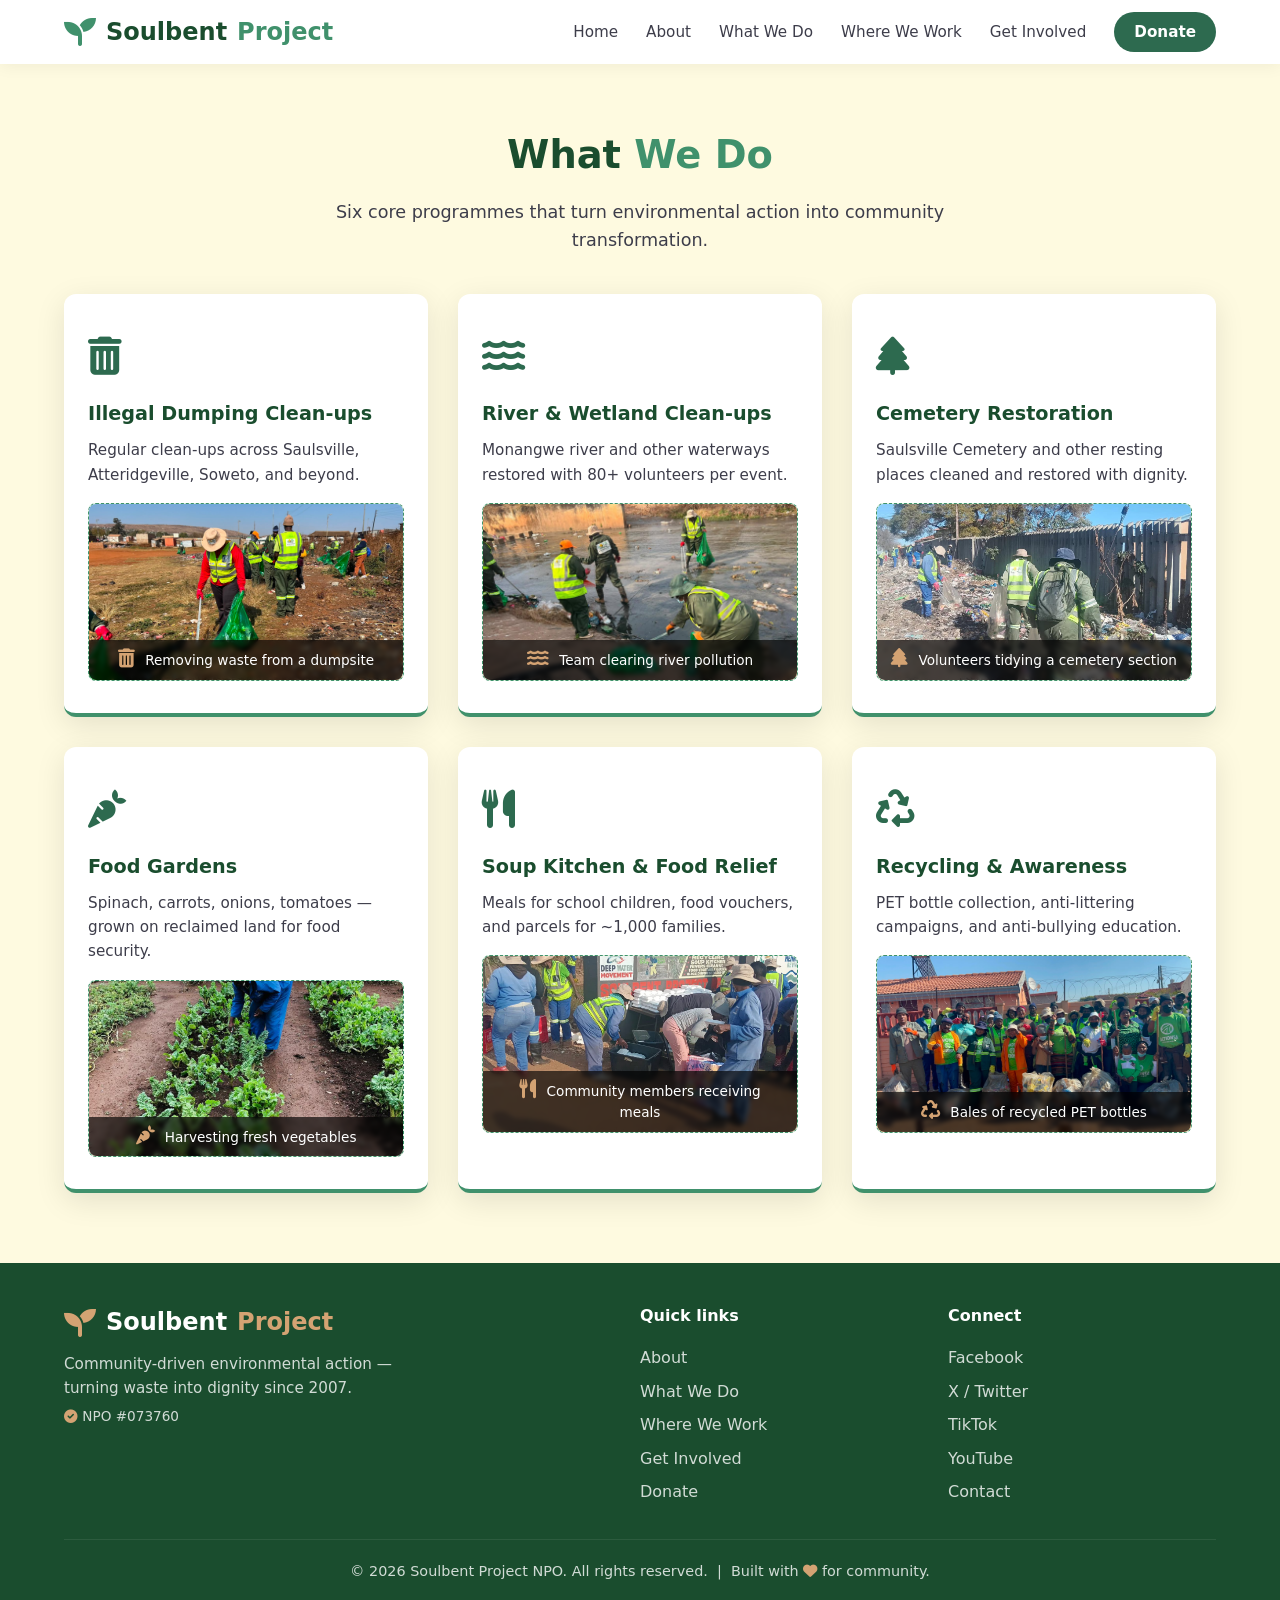
<file: programs.html>
<!doctype html>
<html lang="en">
  <head>
    <meta charset="UTF-8" />
    <meta name="viewport" content="width=device-width, initial-scale=1.0" />
    <title>Our Programmes — Soulbent Project</title>
    <link rel="stylesheet" href="style.css" />
    <link
      rel="stylesheet"
      href="https://cdnjs.cloudflare.com/ajax/libs/font-awesome/6.0.0-beta3/css/all.min.css"
    />
  </head>
  <body>
    <header>
      <div class="container header-inner">
        <div class="logo">
          <i class="fas fa-seedling"></i>
          Soulbent<span>Project</span>
        </div>
        <button class="hamburger" id="hamburger" aria-label="Toggle navigation">
          <i class="fas fa-bars"></i>
        </button>
        <nav id="nav">
          <a href="index.html">Home</a>
          <a href="about.html">About</a>
          <a href="programs.html" class="active">What We Do</a>
          <a href="where.html">Where We Work</a>
          <a href="get-involved.html">Get Involved</a>
          <a href="donate.html" class="nav-cta">Donate</a>
        </nav>
      </div>
    </header>

    <section class="programs" style="padding-top: 60px">
      <div class="container">
        <div class="text-center">
          <h2 class="section-title">What <span>We Do</span></h2>
          <p class="section-sub mx-auto">
            Six core programmes that turn environmental action into community
            transformation.
          </p>
        </div>
        <div class="programs-grid">
          <div class="program-card">
            <div class="icon"><i class="fas fa-trash-alt"></i></div>
            <h3>Illegal Dumping Clean-ups</h3>
            <p>
              Regular clean-ups across Saulsville, Atteridgeville, Soweto, and
              beyond.
            </p>
            <div class="img-placeholder">
              <img
                src="images/dumpsite-cleanup.jpeg"
                alt="Volunteers removing waste from a dumpsite"
              />
              <div class="caption">
                <i class="fas fa-trash-alt"></i> Removing waste from a dumpsite
              </div>
            </div>
          </div>
          <div class="program-card">
            <div class="icon"><i class="fas fa-water"></i></div>
            <h3>River &amp; Wetland Clean-ups</h3>
            <p>
              Monangwe river and other waterways restored with 80+ volunteers
              per event.
            </p>
            <div class="img-placeholder">
              <img
                src="images/river-cleanup.jpeg"
                alt="Team in waders clearing river pollution"
              />
              <div class="caption">
                <i class="fas fa-water"></i> Team clearing river pollution
              </div>
            </div>
          </div>
          <div class="program-card">
            <div class="icon"><i class="fas fa-tree"></i></div>
            <h3>Cemetery Restoration</h3>
            <p>
              Saulsville Cemetery and other resting places cleaned and restored
              with dignity.
            </p>
            <div class="img-placeholder">
              <img
                src="images/cemetery-cleanup.jpeg"
                alt="Volunteers tidying a cemetery section"
              />
              <div class="caption">
                <i class="fas fa-tree"></i> Volunteers tidying a cemetery
                section
              </div>
            </div>
          </div>
          <div class="program-card">
            <div class="icon"><i class="fas fa-carrot"></i></div>
            <h3>Food Gardens</h3>
            <p>
              Spinach, carrots, onions, tomatoes — grown on reclaimed land for
              food security.
            </p>
            <div class="img-placeholder">
              <img
                src="images/garden.jpeg"
                alt="Volunteers harvesting vegetables"
              />
              <div class="caption">
                <i class="fas fa-carrot"></i> Harvesting fresh vegetables
              </div>
            </div>
          </div>
          <div class="program-card">
            <div class="icon"><i class="fas fa-utensils"></i></div>
            <h3>Soup Kitchen &amp; Food Relief</h3>
            <p>
              Meals for school children, food vouchers, and parcels for ~1,000
              families.
            </p>
            <div class="img-placeholder">
              <img
                src="images/soup-kitchen.jpeg"
                alt="Community members receiving meals"
              />
              <div class="caption">
                <i class="fas fa-utensils"></i> Community members receiving
                meals
              </div>
            </div>
          </div>
          <div class="program-card">
            <div class="icon"><i class="fas fa-recycle"></i></div>
            <h3>Recycling &amp; Awareness</h3>
            <p>
              PET bottle collection, anti-littering campaigns, and anti-bullying
              education.
            </p>
            <div class="img-placeholder">
              <img
                src="images/recycling.jpeg"
                alt="Bales of recycled PET bottles"
              />
              <div class="caption">
                <i class="fas fa-recycle"></i> Bales of recycled PET bottles
              </div>
            </div>
          </div>
        </div>
      </div>
    </section>

    <footer>
      <div class="container">
        <div class="footer-grid">
          <div>
            <div class="logo" style="color: var(--white)">
              <i class="fas fa-seedling"></i>
              Soulbent<span style="color: var(--gold)">Project</span>
            </div>
            <p style="margin-top: 10px">
              Community-driven environmental action — turning waste into dignity
              since 2007.
            </p>
            <p style="margin-top: 6px; font-size: 0.85rem">
              <i class="fas fa-check-circle" style="color: var(--gold)"></i> NPO
              #073760
            </p>
          </div>
          <div>
            <h4>Quick links</h4>
            <ul>
              <li><a href="about.html">About</a></li>
              <li><a href="programs.html">What We Do</a></li>
              <li><a href="where.html">Where We Work</a></li>
              <li><a href="get-involved.html">Get Involved</a></li>
              <li><a href="donate.html">Donate</a></li>
            </ul>
          </div>
          <div>
            <h4>Connect</h4>
            <ul>
              <li>
                <a
                  href="https://facebook.com/Soulbentprojectrecycling/"
                  target="_blank"
                  >Facebook</a
                >
              </li>
              <li>
                <a href="https://twitter.com/SoulbentProject" target="_blank"
                  >X / Twitter</a
                >
              </li>
              <li>
                <a href="https://tiktok.com/@soulbent_project" target="_blank"
                  >TikTok</a
                >
              </li>
              <li><a href="#" target="_blank">YouTube</a></li>
              <li><a href="contact.html">Contact</a></li>
            </ul>
          </div>
        </div>
        <div class="footer-bottom">
          &copy; 2026 Soulbent Project NPO. All rights reserved. &nbsp;|&nbsp;
          Built with <i class="fas fa-heart" style="color: var(--gold)"></i> for
          community.
        </div>
      </div>
    </footer>

    <script src="script.js"></script>
  </body>
</html>
</file>
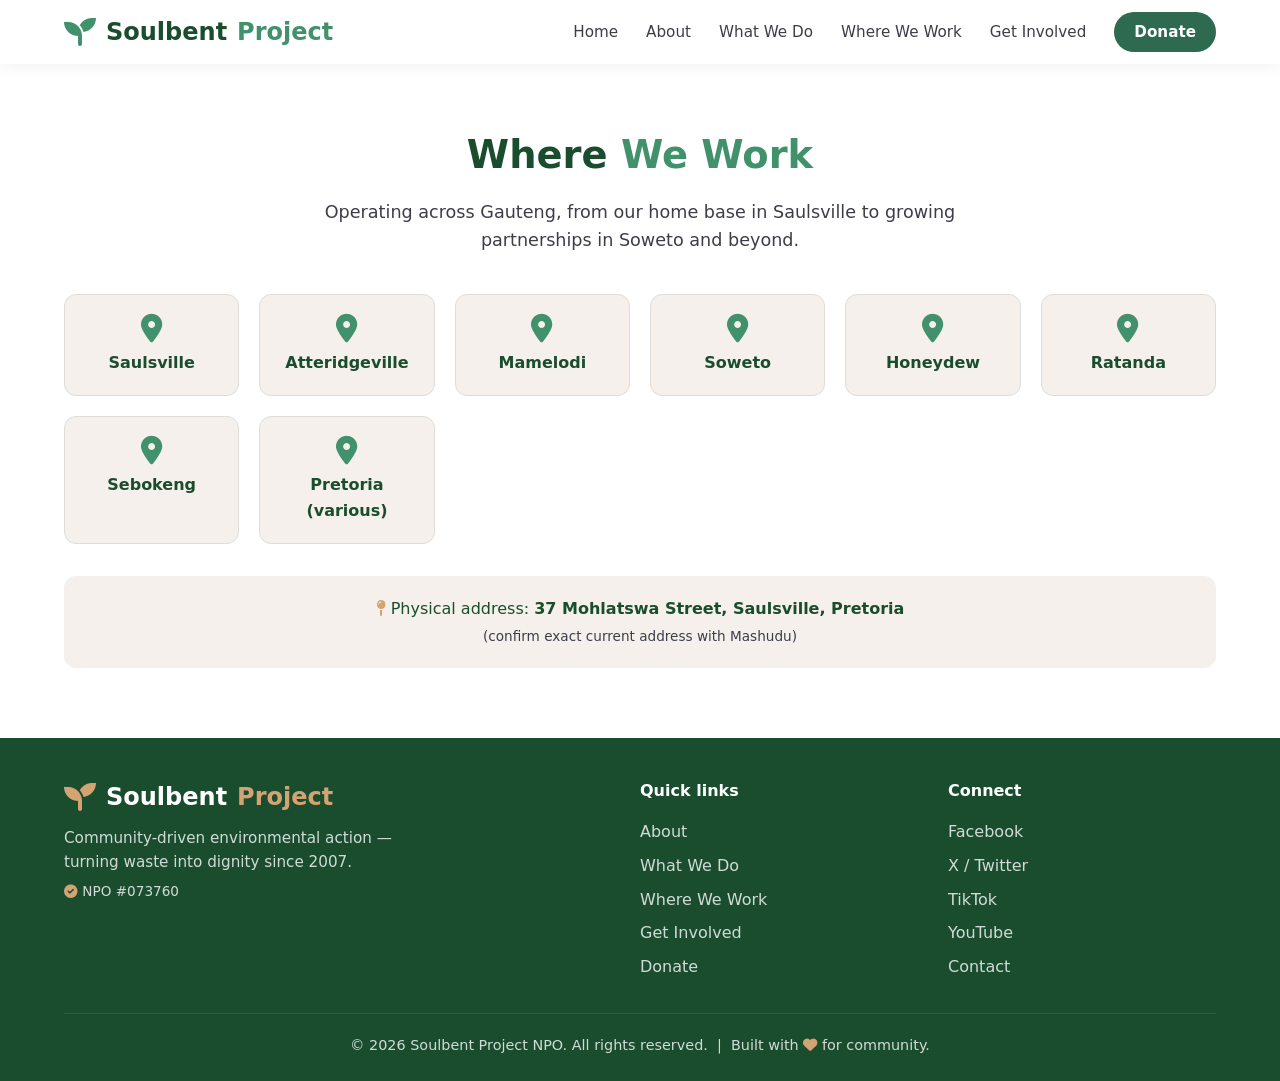
<file: where.html>
<!DOCTYPE html>
<html lang="en">
<head>
    <meta charset="UTF-8" />
    <meta name="viewport" content="width=device-width, initial-scale=1.0" />
    <title>Where We Work — Soulbent Project</title>
    <link rel="stylesheet" href="style.css" />
    <link rel="stylesheet" href="https://cdnjs.cloudflare.com/ajax/libs/font-awesome/6.0.0-beta3/css/all.min.css" />
</head>
<body>

    <header>
        <div class="container header-inner">
            <div class="logo">
                <i class="fas fa-seedling"></i>
                Soulbent<span>Project</span>
            </div>
            <button class="hamburger" id="hamburger" aria-label="Toggle navigation">
                <i class="fas fa-bars"></i>
            </button>
            <nav id="nav">
                <a href="index.html">Home</a>
                <a href="about.html">About</a>
                <a href="programs.html">What We Do</a>
                <a href="where.html" class="active">Where We Work</a>
                <a href="get-involved.html">Get Involved</a>
                <a href="donate.html" class="nav-cta">Donate</a>
            </nav>
        </div>
    </header>

    <section style="padding-top:60px;">
        <div class="container">
            <div class="text-center">
                <h2 class="section-title">Where <span>We Work</span></h2>
                <p class="section-sub mx-auto">
                    Operating across Gauteng, from our home base in Saulsville to growing
                    partnerships in Soweto and beyond.
                </p>
            </div>
            <div class="where-grid">
                <div class="where-item"><i class="fas fa-location-dot"></i> Saulsville</div>
                <div class="where-item"><i class="fas fa-location-dot"></i> Atteridgeville</div>
                <div class="where-item"><i class="fas fa-location-dot"></i> Mamelodi</div>
                <div class="where-item"><i class="fas fa-location-dot"></i> Soweto</div>
                <div class="where-item"><i class="fas fa-location-dot"></i> Honeydew</div>
                <div class="where-item"><i class="fas fa-location-dot"></i> Ratanda</div>
                <div class="where-item"><i class="fas fa-location-dot"></i> Sebokeng</div>
                <div class="where-item"><i class="fas fa-location-dot"></i> Pretoria (various)</div>
            </div>
            <div style="margin-top:32px; background:var(--stone); padding:20px 24px; border-radius:var(--radius); text-align:center;">
                <p style="font-weight:500; color:var(--green-dark);">
                    <i class="fas fa-map-pin" style="color:var(--gold);"></i>
                    Physical address: <strong>37 Mohlatswa Street, Saulsville, Pretoria</strong>
                    <span style="display:block; font-weight:400; font-size:0.85rem; color:var(--text-mid); margin-top:4px;">
                        (confirm exact current address with Mashudu)
                    </span>
                </p>
            </div>
        </div>
    </section>

    <footer>
        <div class="container">
            <div class="footer-grid">
                <div>
                    <div class="logo" style="color:var(--white);">
                        <i class="fas fa-seedling"></i>
                        Soulbent<span style="color:var(--gold);">Project</span>
                    </div>
                    <p style="margin-top:10px;">Community-driven environmental action — turning waste into dignity since 2007.</p>
                    <p style="margin-top:6px; font-size:0.85rem;"><i class="fas fa-check-circle" style="color:var(--gold);"></i> NPO #073760</p>
                </div>
                <div>
                    <h4>Quick links</h4>
                    <ul>
                        <li><a href="about.html">About</a></li>
                        <li><a href="programs.html">What We Do</a></li>
                        <li><a href="where.html">Where We Work</a></li>
                        <li><a href="get-involved.html">Get Involved</a></li>
                        <li><a href="donate.html">Donate</a></li>
                    </ul>
                </div>
                <div>
                    <h4>Connect</h4>
                    <ul>
                        <li><a href="https://facebook.com/Soulbentprojectrecycling/" target="_blank">Facebook</a></li>
                        <li><a href="https://twitter.com/SoulbentProject" target="_blank">X / Twitter</a></li>
                        <li><a href="https://tiktok.com/@soulbent_project" target="_blank">TikTok</a></li>
                        <li><a href="#" target="_blank">YouTube</a></li>
                        <li><a href="contact.html">Contact</a></li>
                    </ul>
                </div>
            </div>
            <div class="footer-bottom">
                &copy; 2026 Soulbent Project NPO. All rights reserved. &nbsp;|&nbsp;
                Built with <i class="fas fa-heart" style="color:var(--gold);"></i> for community.
            </div>
        </div>
    </footer>

    <script src="script.js"></script>
</body>
</html>
</file>
<file: style.css>
/* ===== RESET & BASE ===== */
*,
*::before,
*::after {
    margin: 0;
    padding: 0;
    box-sizing: border-box;
}

:root {
    --green-dark: #1a4d2e;
    --green-mid: #2d6a4f;
    --green-light: #40916c;
    --green-pale: #d8f3dc;
    --gold: #d4a373;
    --gold-light: #f8edd9;
    --cream: #fefae0;
    --stone: #f5f0eb;
    --text-dark: #1e1e24;
    --text-mid: #3d3d4a;
    --white: #ffffff;
    --shadow: 0 8px 30px rgba(0, 0, 0, 0.10);
    --radius: 12px;
    --transition: 0.3s ease;
    --font: 'Segoe UI', system-ui, -apple-system, sans-serif;
}

html {
    scroll-behavior: smooth;
}

body {
    font-family: var(--font);
    color: var(--text-dark);
    background: var(--white);
    line-height: 1.6;
}

a {
    text-decoration: none;
    color: inherit;
}
img {
    max-width: 100%;
    display: block;
}
.container {
    max-width: 1200px;
    margin: 0 auto;
    padding: 0 24px;
}

/* ===== BUTTONS ===== */
.btn {
    display: inline-block;
    padding: 12px 32px;
    border-radius: 50px;
    font-weight: 600;
    font-size: 1rem;
    border: none;
    cursor: pointer;
    transition: var(--transition);
    text-align: center;
}
.btn-primary {
    background: var(--green-mid);
    color: var(--white);
}
.btn-primary:hover {
    background: var(--green-dark);
    transform: translateY(-2px);
    box-shadow: 0 8px 24px rgba(45, 106, 79, 0.35);
}
.btn-secondary {
    background: transparent;
    color: var(--green-mid);
    border: 2px solid var(--green-mid);
}
.btn-secondary:hover {
    background: var(--green-mid);
    color: var(--white);
    transform: translateY(-2px);
}
.btn-gold {
    background: var(--gold);
    color: var(--text-dark);
}
.btn-gold:hover {
    background: #c4956a;
    transform: translateY(-2px);
}
.btn-white {
    background: var(--white);
    color: var(--green-dark);
}
.btn-white:hover {
    background: var(--green-pale);
    transform: translateY(-2px);
}

/* ===== HEADER / NAV ===== */
header {
    background: var(--white);
    box-shadow: 0 2px 16px rgba(0, 0, 0, 0.06);
    position: sticky;
    top: 0;
    z-index: 1000;
    padding: 12px 0;
}
.header-inner {
    display: flex;
    align-items: center;
    justify-content: space-between;
    flex-wrap: wrap;
}
.logo {
    display: flex;
    align-items: center;
    gap: 10px;
    font-size: 1.5rem;
    font-weight: 700;
    color: var(--green-dark);
}
.logo i {
    font-size: 2rem;
    color: var(--green-light);
}
.logo span {
    color: var(--green-light);
}

nav {
    display: flex;
    align-items: center;
    gap: 28px;
}
nav a {
    font-weight: 500;
    font-size: 0.95rem;
    color: var(--text-mid);
    transition: var(--transition);
    position: relative;
}
nav a::after {
    content: '';
    position: absolute;
    bottom: -4px;
    left: 0;
    width: 0;
    height: 2px;
    background: var(--green-mid);
    transition: var(--transition);
}
nav a:hover {
    color: var(--green-dark);
}
nav a:hover::after {
    width: 100%;
}
.nav-cta {
    background: var(--green-mid);
    color: var(--white) !important;
    padding: 8px 20px;
    border-radius: 50px;
    font-weight: 600;
}
.nav-cta::after {
    display: none !important;
}
.nav-cta:hover {
    background: var(--green-dark) !important;
    color: var(--white) !important;
}

.hamburger {
    display: none;
    font-size: 1.6rem;
    cursor: pointer;
    color: var(--green-dark);
    background: none;
    border: none;
}

/* ===== HERO (used on index) ===== */
.hero {
    background: linear-gradient(135deg, var(--green-dark) 0%, var(--green-mid) 60%, var(--green-light) 100%);
    color: var(--white);
    padding: 80px 0 70px;
    position: relative;
    overflow: hidden;
}
.hero::after {
    content: '';
    position: absolute;
    bottom: 0;
    right: 0;
    width: 50%;
    height: 100%;
    background: url('data:image/svg+xml;utf8,<svg xmlns="http://www.w3.org/2000/svg" viewBox="0 0 800 800" opacity="0.06"><path fill="%23ffffff" d="M0 0h800v800H0z"/><circle cx="600" cy="400" r="300" fill="%23ffffff"/><circle cx="700" cy="200" r="150" fill="%23ffffff"/><circle cx="200" cy="700" r="200" fill="%23ffffff"/></svg>') no-repeat;
    background-size: cover;
    pointer-events: none;
}
.hero .container {
    position: relative;
    z-index: 2;
    display: grid;
    grid-template-columns: 1fr 1fr;
    gap: 50px;
    align-items: center;
}
.hero-content h1 {
    font-size: 3.2rem;
    font-weight: 800;
    line-height: 1.2;
    margin-bottom: 16px;
}
.hero-content h1 span {
    color: var(--gold);
}
.hero-content p {
    font-size: 1.2rem;
    opacity: 0.9;
    max-width: 520px;
    margin-bottom: 28px;
}
.hero-badges {
    display: flex;
    flex-wrap: wrap;
    gap: 20px 40px;
    margin-top: 16px;
}
.hero-badges .badge {
    display: flex;
    align-items: center;
    gap: 10px;
    font-weight: 600;
}
.hero-badges .badge i {
    font-size: 1.6rem;
    color: var(--gold);
}
.hero-badges .badge small {
    display: block;
    font-weight: 400;
    font-size: 0.8rem;
    opacity: 0.8;
}
.hero-image {
    background: rgba(255, 255, 255, 0.10);
    border-radius: var(--radius);
    aspect-ratio: 4/3;
    display: flex;
    align-items: center;
    justify-content: center;
    border: 2px dashed rgba(255, 255, 255, 0.25);
    color: rgba(255, 255, 255, 0.7);
    font-size: 1rem;
    text-align: center;
    padding: 20px;
    backdrop-filter: blur(4px);
    flex-direction: column;
    gap: 12px;
}
.hero-image i {
    font-size: 3rem;
    color: var(--gold);
    opacity: 0.8;
}
.hero-image strong {
    color: var(--white);
}

/* ===== SECTION COMMON ===== */
section {
    padding: 70px 0;
}
.section-title {
    font-size: 2.4rem;
    font-weight: 700;
    color: var(--green-dark);
    margin-bottom: 12px;
}
.section-sub {
    font-size: 1.1rem;
    color: var(--text-mid);
    max-width: 640px;
    margin-bottom: 40px;
}
.section-title span {
    color: var(--green-light);
}
.text-center {
    text-align: center;
}
.mx-auto {
    margin-left: auto;
    margin-right: auto;
}

/* ===== STATS ===== */
.stats {
    background: var(--stone);
}
.stats-grid {
    display: grid;
    grid-template-columns: repeat(auto-fit, minmax(180px, 1fr));
    gap: 30px;
    text-align: center;
}
.stat-item .number {
    font-size: 3rem;
    font-weight: 800;
    color: var(--green-dark);
    line-height: 1;
}
.stat-item .label {
    color: var(--text-mid);
    font-weight: 500;
    margin-top: 6px;
}

/* ===== ABOUT ===== */
.about-grid {
    display: grid;
    grid-template-columns: 1fr 1fr;
    gap: 50px;
    align-items: center;
}
.about-text blockquote {
    font-size: 1.2rem;
    font-style: italic;
    color: var(--green-mid);
    padding: 20px 0 20px 28px;
    border-left: 5px solid var(--gold);
    margin: 20px 0;
    background: var(--gold-light);
    border-radius: 0 var(--radius) var(--radius) 0;
}
.about-text blockquote cite {
    display: block;
    font-style: normal;
    font-weight: 600;
    margin-top: 8px;
    color: var(--text-dark);
}
.about-image {
    position: relative;
    border-radius: var(--radius);
    aspect-ratio: 4 / 3;
    overflow: hidden; /* ensures image stays inside rounded corners */
    background: var(--green-pale);
    border: 2px dashed var(--green-light);
    padding: 20px;
    display: flex;
    flex-direction: column;
    align-items: center;
    justify-content: center;
    text-align: center;
    gap: 12px;
    transition: var(--transition);
}



.about-image:has(img) {
    aspect-ratio: 3 / 3; /* taller, better for portraits */
}

.about-image img {
    width: 100%;
    height: 100%;
    object-fit: cover;
    object-position: top center; /* focuses on the face, not the top of the hair */
    display: block;
}

/* Optional: if you want a subtle overlay or shadow */
.about-image:has(img)::after {
    content: '';
    position: absolute;
    bottom: 0;
    left: 0;
    right: 0;
    height: 30%;
    background: linear-gradient(to top, rgba(0,0,0,0.3), transparent);
    pointer-events: none;
    border-radius: 0 0 var(--radius) var(--radius);
}

/* Keep the icon/placeholder styles when no image */
.about-image i {
    font-size: 3.4rem;
    color: var(--green-mid);
}

.about-image small {
    font-size: 0.85rem;
    opacity: 0.7;
}
.npo-badge {
    display: inline-block;
    background: var(--green-pale);
    color: var(--green-dark);
    padding: 4px 16px;
    border-radius: 50px;
    font-weight: 600;
    font-size: 0.85rem;
    margin-top: 12px;
}

/* ===== PROGRAMS ===== */
.programs {
    background: var(--cream);
}
.programs-grid {
    display: grid;
    grid-template-columns: repeat(auto-fit, minmax(280px, 1fr));
    gap: 30px;
}
.program-card {
    background: var(--white);
    border-radius: var(--radius);
    padding: 32px 24px;
    box-shadow: var(--shadow);
    transition: var(--transition);
    border-bottom: 4px solid var(--green-light);
}
.program-card:hover {
    transform: translateY(-6px);
    box-shadow: 0 16px 40px rgba(0, 0, 0, 0.10);
}
.program-card .icon {
    font-size: 2.4rem;
    color: var(--green-mid);
    margin-bottom: 12px;
}
.program-card h3 {
    font-size: 1.2rem;
    color: var(--green-dark);
    margin-bottom: 8px;
}
.program-card p {
    color: var(--text-mid);
    font-size: 0.95rem;
}
.program-card .img-placeholder {
    margin-top: 16px;
    background: var(--green-pale);
    border-radius: 8px;
    aspect-ratio: 16/9;
    display: flex;
    align-items: center;
    justify-content: center;
    font-size: 0.8rem;
    color: var(--green-mid);
    border: 1px dashed var(--green-light);
    gap: 8px;
}
.program-card .img-placeholder i {
    font-size: 1.2rem;
}

/* ===== WHERE WE WORK ===== */
.where-grid {
    display: grid;
    grid-template-columns: repeat(auto-fit, minmax(160px, 1fr));
    gap: 20px;
    margin-top: 30px;
}
.where-item {
    background: var(--stone);
    padding: 20px 16px;
    border-radius: var(--radius);
    text-align: center;
    font-weight: 600;
    color: var(--green-dark);
    border: 1px solid #e0ddd8;
    transition: var(--transition);
}
.where-item:hover {
    background: var(--green-pale);
    border-color: var(--green-light);
}
.where-item i {
    display: block;
    font-size: 1.8rem;
    color: var(--green-light);
    margin-bottom: 6px;
}

/* ===== GET INVOLVED ===== */
.involved {
    background: var(--stone);
}
.involved-grid {
    display: grid;
    grid-template-columns: 1fr 1fr;
    gap: 50px;
}
.involved-list {
    list-style: none;
    padding: 0;
}
.involved-list li {
    display: flex;
    gap: 14px;
    align-items: flex-start;
    padding: 10px 0;
    border-bottom: 1px solid #e0ddd8;
}
.involved-list li i {
    color: var(--green-mid);
    font-size: 1.2rem;
    margin-top: 4px;
    min-width: 24px;
}
.volunteer-form {
    background: var(--white);
    padding: 32px;
    border-radius: var(--radius);
    box-shadow: var(--shadow);
}
.volunteer-form input,
.volunteer-form textarea {
    width: 100%;
    padding: 12px 16px;
    border: 1px solid #d4d0ca;
    border-radius: 8px;
    font-family: var(--font);
    font-size: 1rem;
    margin-bottom: 16px;
    transition: var(--transition);
}
.volunteer-form input:focus,
.volunteer-form textarea:focus {
    outline: none;
    border-color: var(--green-mid);
    box-shadow: 0 0 0 3px rgba(45, 106, 79, 0.15);
}
.volunteer-form textarea {
    min-height: 100px;
    resize: vertical;
}

/* ===== DONATE ===== */
.donate {
    background: var(--green-dark);
    color: var(--white);
}
.donate .section-title {
    color: var(--white);
}
.donate .section-sub {
    color: rgba(255, 255, 255, 0.8);
}
.donate-grid {
    display: grid;
    grid-template-columns: 1fr 1fr;
    gap: 40px;
    align-items: start;
}
.donate-card {
    background: rgba(255, 255, 255, 0.08);
    border-radius: var(--radius);
    padding: 32px;
    backdrop-filter: blur(4px);
    border: 1px solid rgba(255, 255, 255, 0.10);
}
.donate-card h3 {
    font-size: 1.3rem;
    margin-bottom: 12px;
}
.donate-card ul {
    list-style: none;
    padding: 0;
}
.donate-card ul li {
    padding: 6px 0;
    display: flex;
    gap: 12px;
    align-items: center;
}
.donate-card ul li i {
    color: var(--gold);
    width: 20px;
}
.donate-card .btn {
    margin-top: 16px;
}
.wishlist-grid {
    display: grid;
    grid-template-columns: 1fr 1fr;
    gap: 8px 20px;
}
.wishlist-grid span {
    padding: 4px 0;
    border-bottom: 1px solid rgba(255, 255, 255, 0.06);
}

/* ===== NEWS ===== */
.news-grid {
    display: grid;
    grid-template-columns: repeat(auto-fit, minmax(260px, 1fr));
    gap: 30px;
}
.news-card {
    background: var(--white);
    border-radius: var(--radius);
    padding: 24px;
    box-shadow: var(--shadow);
    border-left: 4px solid var(--gold);
    transition: var(--transition);
}
.news-card:hover {
    transform: translateY(-4px);
}
.news-card .source {
    font-weight: 600;
    color: var(--green-mid);
    font-size: 0.85rem;
    text-transform: uppercase;
    letter-spacing: 0.5px;
}
.news-card h4 {
    margin: 8px 0 6px;
    font-size: 1rem;
    color: var(--green-dark);
}
.news-card p {
    font-size: 0.9rem;
    color: var(--text-mid);
}
.news-card .date {
    font-size: 0.8rem;
    color: var(--text-mid);
    opacity: 0.7;
}

/* ===== CONTACT ===== */
.contact {
    background: var(--stone);
}
.contact-grid {
    display: grid;
    grid-template-columns: 1fr 1fr;
    gap: 50px;
}
.contact-details p {
    display: flex;
    align-items: center;
    gap: 14px;
    padding: 10px 0;
    border-bottom: 1px solid #e0ddd8;
}
.contact-details p i {
    width: 24px;
    color: var(--green-mid);
    font-size: 1.2rem;
}
.social-links {
    display: flex;
    gap: 16px;
    margin-top: 20px;
    flex-wrap: wrap;
}
.social-links a {
    display: flex;
    align-items: center;
    justify-content: center;
    width: 48px;
    height: 48px;
    border-radius: 50%;
    background: var(--green-mid);
    color: var(--white);
    font-size: 1.4rem;
    transition: var(--transition);
}
.social-links a:hover {
    background: var(--green-dark);
    transform: translateY(-3px);
}
.contact-form input,
.contact-form textarea {
    width: 100%;
    padding: 12px 16px;
    border: 1px solid #d4d0ca;
    border-radius: 8px;
    font-family: var(--font);
    font-size: 1rem;
    margin-bottom: 16px;
    transition: var(--transition);
    background: var(--white);
}
.contact-form input:focus,
.contact-form textarea:focus {
    outline: none;
    border-color: var(--green-mid);
    box-shadow: 0 0 0 3px rgba(45, 106, 79, 0.15);
}
.contact-form textarea {
    min-height: 120px;
    resize: vertical;
}

/* ===== FOOTER ===== */
footer {
    background: var(--green-dark);
    color: rgba(255, 255, 255, 0.8);
    padding: 40px 0 24px;
}
.footer-grid {
    display: grid;
    grid-template-columns: 2fr 1fr 1fr;
    gap: 40px;
    margin-bottom: 30px;
}
.footer-grid .logo {
    color: var(--white);
}
.footer-grid .logo i {
    color: var(--gold);
}
.footer-grid p {
    font-size: 0.95rem;
    max-width: 360px;
}
.footer-grid h4 {
    color: var(--white);
    margin-bottom: 12px;
}
.footer-grid ul {
    list-style: none;
    padding: 0;
}
.footer-grid ul li {
    padding: 4px 0;
}
.footer-grid ul li a:hover {
    color: var(--gold);
}
.footer-bottom {
    border-top: 1px solid rgba(255, 255, 255, 0.08);
    padding-top: 20px;
    text-align: center;
    font-size: 0.9rem;
}

/* ===== RESPONSIVE ===== */
@media (max-width: 992px) {
    .hero .container {
        grid-template-columns: 1fr;
        text-align: center;
    }
    .hero-content p {
        margin-left: auto;
        margin-right: auto;
    }
    .hero-badges {
        justify-content: center;
    }
    .about-grid,
    .involved-grid,
    .donate-grid,
    .contact-grid {
        grid-template-columns: 1fr;
    }
    .footer-grid {
        grid-template-columns: 1fr 1fr;
    }
}

@media (max-width: 768px) {
    nav {
        display: none;
        flex-direction: column;
        width: 100%;
        padding: 20px 0 10px;
        gap: 16px;
        border-top: 1px solid #e0ddd8;
        margin-top: 12px;
    }
    nav.open {
        display: flex;
    }
    .hamburger {
        display: block;
    }
    .hero-content h1 {
        font-size: 2.4rem;
    }
    .section-title {
        font-size: 2rem;
    }
    .footer-grid {
        grid-template-columns: 1fr;
        gap: 24px;
    }
    .donate-grid,
    .wishlist-grid {
        grid-template-columns: 1fr;
    }
    .stats-grid {
        grid-template-columns: 1fr 1fr;
    }
    .programs-grid {
        grid-template-columns: 1fr;
    }
    .hero-image {
        aspect-ratio: 16/9;
    }
}

@media (max-width: 480px) {
    .stats-grid {
        grid-template-columns: 1fr;
    }
    .hero-content h1 {
        font-size: 2rem;
    }
    .container {
        padding: 0 16px;
    }
    section {
        padding: 50px 0;
    }
}
/* Image placeholder — now with real image support */
.img-placeholder {
    position: relative;
    overflow: hidden;
    aspect-ratio: 16 / 9;
    border-radius: 8px;
    background: var(--green-pale);
    border: 1px dashed var(--green-light);
    margin-top: 16px;
}

.img-placeholder img {
    width: 100%;
    height: 100%;
    object-fit: cover;
    display: block;
}

.img-placeholder .caption {
    position: absolute;
    bottom: 0;
    left: 0;
    right: 0;
    background: rgba(0, 0, 0, 0.65);
    color: #fff;
    padding: 8px 14px;
    text-align: center;
    font-size: 0.85rem;
    font-weight: 500;
    backdrop-filter: blur(2px);
    border-radius: 0 0 8px 8px;
}

.img-placeholder .caption i {
    margin-right: 6px;
    color: var(--gold);
}
</file>
